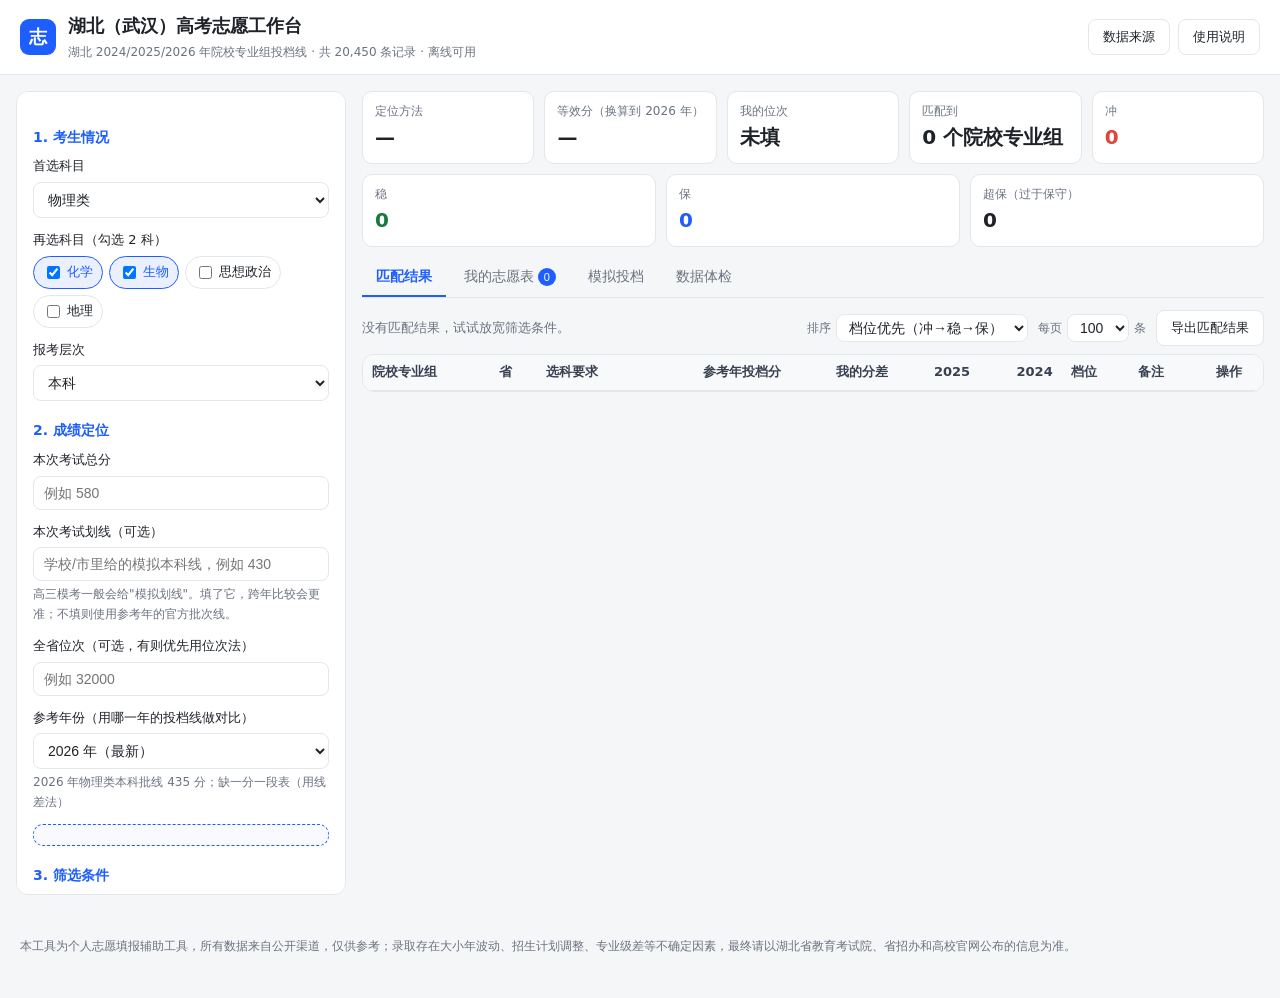
<file: index.html>
<!DOCTYPE html>
<html lang="zh-CN">
<head>
  <meta charset="utf-8" />
  <meta name="viewport" content="width=device-width, initial-scale=1" />
  <title>湖北（武汉）高考志愿工作台</title>
  <link rel="icon" href="data:image/svg+xml,%3Csvg xmlns='http://www.w3.org/2000/svg' viewBox='0 0 32 32'%3E%3Crect width='32' height='32' rx='7' fill='%231e5eff'/%3E%3Ctext x='16' y='23' font-size='19' text-anchor='middle' fill='white' font-family='sans-serif'%3E%E5%BF%97%3C/text%3E%3C/svg%3E" />
  <link rel="stylesheet" href="assets/style.css" />
</head>
<body>

<header class="topbar">
  <div class="brand">
    <span class="logo">志</span>
    <div>
      <h1>湖北（武汉）高考志愿工作台</h1>
      <p class="sub" id="headline">数据加载中…</p>
    </div>
  </div>
  <div class="head-actions">
    <button class="btn ghost" id="btn-sources">数据来源</button>
    <button class="btn ghost" id="btn-help">使用说明</button>
  </div>
</header>

<main class="layout">

  <!-- ============================ 左侧：输入 ============================ -->
  <aside class="panel">
    <h2>1. 考生情况</h2>

    <label class="field">
      <span>首选科目</span>
      <select id="in-first">
        <option value="物理类">物理类</option>
        <option value="历史类">历史类</option>
      </select>
    </label>

    <div class="field">
      <span>再选科目（勾选 2 科）</span>
      <div class="chips" id="in-second">
        <label><input type="checkbox" value="化学" />化学</label>
        <label><input type="checkbox" value="生物" />生物</label>
        <label><input type="checkbox" value="思想政治" />思想政治</label>
        <label><input type="checkbox" value="地理" />地理</label>
      </div>
    </div>

    <label class="field">
      <span>报考层次</span>
      <select id="in-level">
        <option value="本科">本科</option>
        <option value="专科">高职高专</option>
      </select>
    </label>

    <h2>2. 成绩定位</h2>

    <label class="field">
      <span>本次考试总分</span>
      <input type="number" id="in-score" min="0" max="750" placeholder="例如 580" />
    </label>

    <label class="field">
      <span>本次考试划线（可选）</span>
      <input type="number" id="in-line" min="0" max="750" placeholder="学校/市里给的模拟本科线，例如 430" />
      <small>高三模考一般会给"模拟划线"。填了它，跨年比较会更准；不填则使用参考年的官方批次线。</small>
    </label>

    <label class="field">
      <span>全省位次（可选，有则优先用位次法）</span>
      <input type="number" id="in-rank" min="1" placeholder="例如 32000" />
    </label>

    <label class="field">
      <span>参考年份（用哪一年的投档线做对比）</span>
      <select id="in-year"></select>
      <small id="year-hint"></small>
    </label>

    <div class="readout" id="position-out"></div>

    <h2>3. 筛选条件</h2>

    <div class="field">
      <span>院校层次（不勾选=全部）</span>
      <div class="chips" id="in-tags">
        <label><input type="checkbox" value="985" />985</label>
        <label><input type="checkbox" value="211" />211</label>
        <label><input type="checkbox" value="双一流" />双一流</label>
        <label><input type="checkbox" value="普通本科" />普通本科</label>
        <label><input type="checkbox" value="民办" />民办</label>
      </div>
    </div>

    <label class="field">
      <span>院校所在省份（留空=全国）</span>
      <input type="text" id="in-provinces" placeholder="多个用顿号或逗号分隔，例如：湖北、湖南、江苏" />
      <small>想留在武汉，就填「湖北」；只看武汉可以再打开下面的开关。</small>
    </label>

    <label class="field inline">
      <input type="checkbox" id="in-wuhan" />
      <span>只看武汉市内院校</span>
    </label>

    <label class="field inline">
      <input type="checkbox" id="in-exclude-coop" checked />
      <span>排除中外合作办学 / 高收费项目</span>
    </label>

    <label class="field inline">
      <input type="checkbox" id="in-exclude-special" checked />
      <span>排除国家专项 / 地方专项 / 民族班等特殊类型</span>
    </label>

    <label class="field inline">
      <input type="checkbox" id="in-include-empty" />
      <span>包含「无投档分」的专业组（往年缺额，参考价值低）</span>
    </label>

    <h2>4. 冲稳保档位</h2>
    <p class="hint">以「参考年投档最低分」为基准，按分差划分。数值越大越保守。</p>
    <div class="sliders">
      <label class="field">
        <span>冲：分差 ≥ <b id="v-chong">-10</b> 分</span>
        <input type="range" id="in-chong" min="-40" max="0" value="-10" />
      </label>
      <label class="field">
        <span>稳：分差 ≥ <b id="v-wen">0</b> 分</span>
        <input type="range" id="in-wen" min="0" max="30" value="0" />
      </label>
      <label class="field">
        <span>保：分差 ≥ <b id="v-bao">12</b> 分</span>
        <input type="range" id="in-bao" min="5" max="60" value="12" />
      </label>
    </div>

    <button class="btn primary wide" id="btn-run">开始匹配</button>
  </aside>

  <!-- ============================ 右侧：结果 ============================ -->
  <section class="content">

    <div class="statbar" id="statbar"></div>

    <div class="tabs">
      <button class="tab active" data-tab="match">匹配结果</button>
      <button class="tab" data-tab="plan">我的志愿表 <span class="badge" id="plan-count">0</span></button>
      <button class="tab" data-tab="sim">模拟投档</button>
      <button class="tab" data-tab="quality">数据体检</button>
    </div>

    <!-- 匹配结果 -->
    <div class="tabpane active" id="pane-match">
      <div class="toolbar">
        <span id="match-summary" class="muted">左侧填好信息后点「开始匹配」</span>
        <span class="spacer"></span>
        <label class="mini">
          排序
          <select id="in-sort">
            <option value="grade">档位优先（冲→稳→保）</option>
            <option value="gap">离我最近优先</option>
            <option value="score">投档分从高到低</option>
          </select>
        </label>
        <label class="mini">
          每页
          <select id="in-pagesize">
            <option>50</option>
            <option selected>100</option>
            <option>200</option>
            <option>500</option>
          </select>
          条
        </label>
        <button class="btn ghost" id="btn-export-match">导出匹配结果</button>
      </div>
      <div class="tablewrap">
        <table class="grid" id="tbl-match">
          <thead>
            <tr>
              <th class="sticky-l">院校专业组</th>
              <th>省</th>
              <th>选科要求</th>
              <th class="num">参考年投档分</th>
              <th class="num">我的分差</th>
              <th class="num" id="th-trend-25">2025</th>
              <th class="num" id="th-trend-24">2024</th>
              <th>档位</th>
              <th>备注</th>
              <th class="op">操作</th>
            </tr>
          </thead>
          <tbody id="tbody-match"></tbody>
        </table>
      </div>
      <div class="pager" id="pager-match"></div>
    </div>

    <!-- 志愿表 -->
    <div class="tabpane" id="pane-plan">
      <div class="toolbar">
        <span id="plan-summary" class="muted">还没有加入志愿</span>
        <span class="spacer"></span>
        <button class="btn ghost" id="btn-sort-plan">按档位排序</button>
        <button class="btn ghost" id="btn-clear-plan">清空</button>
        <button class="btn" id="btn-export-plan">导出志愿表（CSV）</button>
        <button class="btn" id="btn-print-plan">打印 / 存 PDF</button>
      </div>
      <div class="notice" id="plan-notice"></div>
      <div class="tablewrap">
        <table class="grid plan" id="tbl-plan">
          <thead>
            <tr>
              <th class="num">志愿号</th>
              <th>院校代号（待填）</th>
              <th>专业组代号</th>
              <th class="sticky-l2">院校专业组</th>
              <th>选科要求</th>
              <th class="num">参考投档分</th>
              <th>档位</th>
              <th>专业 1</th><th>专业 2</th><th>专业 3</th>
              <th>专业 4</th><th>专业 5</th><th>专业 6</th>
              <th>服从调剂</th>
              <th class="op">操作</th>
            </tr>
          </thead>
          <tbody id="tbody-plan"></tbody>
        </table>
      </div>
    </div>

    <!-- 模拟投档 -->
    <div class="tabpane" id="pane-sim">
      <div class="toolbar">
        <span class="muted">按「分数（位次）优先、遵循志愿、一轮投档」模拟：从第 1 志愿起逐个检索，第一个够线的志愿即为投档结果。</span>
        <span class="spacer"></span>
        <button class="btn" id="btn-run-sim">运行模拟</button>
      </div>
      <div id="sim-out" class="simout"></div>
    </div>

    <!-- 数据体检 -->
    <div class="tabpane" id="pane-quality">
      <div id="quality-out"></div>
    </div>

  </section>
</main>

<footer class="foot">
  <p id="foot-line">数据来源与免责声明见「数据来源」按钮。</p>
</footer>

<!-- ============================ 弹窗 ============================ -->
<div class="modal" id="modal">
  <div class="modal-box">
    <div class="modal-head">
      <h3 id="modal-title">标题</h3>
      <button class="btn ghost" id="modal-close">关闭</button>
    </div>
    <div class="modal-body" id="modal-body"></div>
  </div>
</div>

<script src="assets/gk.js"></script>
<script src="data/index.js"></script>
<script src="assets/app.js"></script>
</body>
</html>
</file>
<file: assets/style.css>
/* 湖北高考志愿工作台 —— 样式 */

:root {
  --bg: #f5f6f8;
  --panel: #ffffff;
  --line: #e3e6ea;
  --text: #1f2329;
  --muted: #6b7280;
  --brand: #1e5eff;
  --brand-soft: #eaf0ff;
  --chong: #e0453a;
  --wen: #167a3c;
  --bao: #1e5eff;
  --warn: #b45309;
  --warn-soft: #fff7ed;
  --ok: #167a3c;
}

* { box-sizing: border-box; }

body {
  margin: 0;
  background: var(--bg);
  color: var(--text);
  font: 14px/1.6 "Microsoft YaHei", "PingFang SC", "Segoe UI", system-ui, sans-serif;
}

h1 { font-size: 18px; margin: 0; }
h2 { font-size: 14px; margin: 18px 0 8px; color: var(--brand); }
h3 { margin: 0; font-size: 16px; }

.topbar {
  display: flex; align-items: center; justify-content: space-between; gap: 16px;
  padding: 12px 20px; background: #fff; border-bottom: 1px solid var(--line);
  position: sticky; top: 0; z-index: 30;
}
.brand { display: flex; align-items: center; gap: 12px; }
.logo {
  width: 36px; height: 36px; border-radius: 9px; background: var(--brand); color: #fff;
  display: grid; place-items: center; font-size: 18px; font-weight: 700;
}
.sub { margin: 2px 0 0; color: var(--muted); font-size: 12px; }
.head-actions { display: flex; gap: 8px; }
.head-actions .btn { white-space: nowrap; }

.layout {
  display: grid; grid-template-columns: 330px minmax(0, 1fr);
  gap: 16px; padding: 16px; align-items: start;
}

.panel {
  background: var(--panel); border: 1px solid var(--line); border-radius: 12px;
  padding: 16px; position: sticky; top: 76px; max-height: calc(100vh - 96px); overflow: auto;
}
.content { min-width: 0; }

.field { display: block; margin-bottom: 12px; }
.field > span { display: block; font-size: 13px; margin-bottom: 5px; }
.field small { display: block; color: var(--muted); font-size: 12px; margin-top: 4px; }
.field.inline { display: flex; align-items: center; gap: 8px; }
.field.inline > span { margin: 0; }

input[type="number"], input[type="text"], select {
  width: 100%; padding: 8px 10px; border: 1px solid var(--line); border-radius: 8px;
  background: #fff; color: var(--text); font-size: 14px;
}
input[type="range"] { width: 100%; }
.chips { display: flex; flex-wrap: wrap; gap: 6px; }
.chips label {
  display: inline-flex; align-items: center; gap: 4px; padding: 5px 9px;
  border: 1px solid var(--line); border-radius: 999px; font-size: 13px; cursor: pointer;
  background: #fff;
}
.chips label.on,
.chips label:has(input:checked) { border-color: var(--brand); background: var(--brand-soft); color: var(--brand); }

.btn {
  padding: 8px 14px; border-radius: 8px; border: 1px solid var(--brand);
  background: var(--brand); color: #fff; cursor: pointer; font-size: 13px;
}
.btn:hover { filter: brightness(1.06); }
.btn.ghost { background: #fff; color: var(--text); border-color: var(--line); }
.btn.wide { width: 100%; margin-top: 8px; padding: 10px; }
.btn.small { padding: 4px 9px; font-size: 12px; }

.readout {
  background: #f8faff; border: 1px dashed var(--brand); border-radius: 10px;
  padding: 10px 12px; font-size: 13px; margin: 10px 0;
}
.readout b { color: var(--brand); }
.hint { color: var(--muted); font-size: 12px; margin: 0 0 8px; }

.statbar {
  display: flex; flex-wrap: wrap; gap: 10px; margin-bottom: 12px;
}
.stat {
  flex: 1 1 150px; background: #fff; border: 1px solid var(--line);
  border-radius: 10px; padding: 10px 12px;
}
.stat .k { color: var(--muted); font-size: 12px; }
.stat .v { font-size: 20px; font-weight: 700; }
.stat.chong .v { color: var(--chong); }
.stat.wen .v { color: var(--wen); }
.stat.bao .v { color: var(--bao); }

.tabs { display: flex; gap: 4px; border-bottom: 1px solid var(--line); margin-bottom: 12px; }
.tab {
  padding: 9px 14px; border: none; background: transparent; cursor: pointer;
  font-size: 14px; color: var(--muted); border-bottom: 2px solid transparent;
  white-space: nowrap;
}
.tab.active { color: var(--brand); border-bottom-color: var(--brand); font-weight: 600; }
.badge {
  display: inline-block; min-width: 18px; padding: 0 5px; border-radius: 9px;
  background: var(--brand); color: #fff; font-size: 11px; line-height: 18px; text-align: center;
}
.tabpane { display: none; }
.tabpane.active { display: block; }

.toolbar { display: flex; align-items: center; gap: 10px; margin-bottom: 8px; flex-wrap: wrap; }
.spacer { flex: 1; }
.muted { color: var(--muted); font-size: 13px; }
.mini { color: var(--muted); font-size: 12px; display: inline-flex; align-items: center; gap: 5px; }
.mini select { width: auto; padding: 4px 8px; }

.tablewrap { background: #fff; border: 1px solid var(--line); border-radius: 12px; overflow: auto; max-height: 70vh; }
table.grid { width: 100%; border-collapse: collapse; font-size: 13px; }
table.grid th, table.grid td { padding: 7px 9px; border-bottom: 1px solid var(--line); text-align: left; white-space: nowrap; }
table.grid thead th {
  position: sticky; top: 0; background: #f8f9fb; z-index: 5; font-weight: 600; color: #374151;
}
table.grid td.num, table.grid th.num { text-align: right; font-variant-numeric: tabular-nums; }
table.grid td.op, table.grid th.op { text-align: center; }
table.grid tbody tr:hover { background: #fafbff; }
.sticky-l { position: sticky; left: 0; background: #fff; z-index: 4; }
.sticky-l2 { position: sticky; left: 0; background: #fff; z-index: 4; min-width: 230px; }
thead .sticky-l, thead .sticky-l2 { z-index: 6; background: #f8f9fb; }
table.grid.plan td { padding: 5px 6px; }
table.grid.plan input { width: 100%; min-width: 62px; padding: 3px 5px; font-size: 12px; border-radius: 6px; }

.tag {
  display: inline-block; padding: 1px 6px; border-radius: 5px; font-size: 11px;
  background: #eef2ff; color: #4338ca; margin-right: 3px;
}
.tag.plain { background: #f3f4f6; color: #4b5563; }
.tag.private { background: #fef3c7; color: #92400e; }
.tag.top { background: #fee2e2; color: #991b1b; }

.pill { display: inline-block; padding: 1px 8px; border-radius: 999px; font-size: 12px; }
.pill.chong { background: #fdeceb; color: var(--chong); }
.pill.wen { background: #e8f6ee; color: var(--wen); }
.pill.bao { background: #eaf0ff; color: var(--bao); }
.pill.risk { background: #f3f4f6; color: var(--muted); }
.pill.over { background: #f5f3ff; color: #6d28d9; }

.diff-pos { color: var(--wen); }
.diff-neg { color: var(--chong); }
.diff-zero { color: var(--muted); }

.pager { display: flex; gap: 6px; align-items: center; margin-top: 10px; flex-wrap: wrap; }
.pager button { padding: 5px 10px; border: 1px solid var(--line); background: #fff; border-radius: 7px; cursor: pointer; }
.pager button.active { border-color: var(--brand); color: var(--brand); font-weight: 600; }

.notice { border-radius: 10px; padding: 10px 12px; font-size: 13px; margin-bottom: 8px; display: none; }
.notice.show { display: block; }
.notice.warn { background: var(--warn-soft); border: 1px solid #fed7aa; color: var(--warn); }
.notice.ok { background: #e8f6ee; border: 1px solid #bbf7d0; color: var(--ok); }

.simout { background: #fff; border: 1px solid var(--line); border-radius: 12px; padding: 14px; }
.simout .hit { font-size: 15px; margin-bottom: 8px; }
.simout ol { margin: 8px 0 0 18px; padding: 0; }
.simout li { margin-bottom: 3px; }

.kv { display: grid; grid-template-columns: 150px 1fr; gap: 6px 12px; font-size: 13px; }
.kv dt { color: var(--muted); }
.kv dd { margin: 0; }

.quality table { width: 100%; border-collapse: collapse; font-size: 13px; background: #fff; }
.quality th, .quality td { border: 1px solid var(--line); padding: 6px 9px; text-align: left; }
.quality th { background: #f8f9fb; }
.quality .warnbox { background: var(--warn-soft); border: 1px solid #fed7aa; color: var(--warn); border-radius: 10px; padding: 10px 12px; margin: 10px 0; }

.modal {
  display: none; position: fixed; inset: 0; background: rgba(17, 24, 39, .45);
  z-index: 100; align-items: center; justify-content: center; padding: 24px;
}
.modal.show { display: flex; }
.modal-box {
  background: #fff; border-radius: 14px; max-width: 860px; width: 100%;
  max-height: 84vh; display: flex; flex-direction: column; overflow: hidden;
}
.modal-head { display: flex; justify-content: space-between; align-items: center; padding: 14px 18px; border-bottom: 1px solid var(--line); }
.modal-body { padding: 16px 18px; overflow: auto; font-size: 13px; }
.modal-body h4 { margin: 14px 0 6px; }
.modal-body ul { margin: 6px 0 6px 18px; padding: 0; }
.modal-body table { width: 100%; border-collapse: collapse; font-size: 12px; margin: 8px 0; }
.modal-body th, .modal-body td { border: 1px solid var(--line); padding: 5px 7px; text-align: left; }

.foot { padding: 14px 20px 30px; color: var(--muted); font-size: 12px; }

@media (max-width: 1000px) {
  .layout { grid-template-columns: 1fr; }
  .panel { position: static; max-height: none; }
}

/* 手机端：很多人是通过微信点开链接的，这里单独收紧一下 */
@media (max-width: 640px) {
  .layout { padding: 10px; gap: 10px; }
  .topbar { padding: 10px 12px; gap: 8px; }
  .brand { gap: 8px; min-width: 0; }
  .logo { width: 30px; height: 30px; font-size: 15px; border-radius: 8px; flex: 0 0 auto; }
  h1 { font-size: 15px; line-height: 1.25; }
  .sub { font-size: 11px; }
  .head-actions { flex: 0 0 auto; gap: 6px; }
  .head-actions .btn { padding: 6px 9px; font-size: 12px; }
  .panel { padding: 12px; }
  .field > span { font-size: 12px; }
  .stat { flex: 1 1 44%; padding: 8px 10px; }
  .stat .v { font-size: 17px; }
  table.grid { font-size: 12px; }
  table.grid th, table.grid td { padding: 6px 7px; }
  .toolbar { gap: 6px; }
  .tabs { overflow-x: auto; }
  .tab { padding: 8px 11px; font-size: 13px; }
}

/* ============================ 打印：只打印志愿表 ============================ */
@media print {
  body { background: #fff; }
  .topbar, .panel, .tabs, .statbar, .foot, .toolbar, .pager, .modal, .notice { display: none !important; }
  .layout { display: block; padding: 0; }
  .tabpane { display: none !important; }
  #pane-plan { display: block !important; }
  .tablewrap { border: none; overflow: visible; max-height: none; }
  table.grid { font-size: 10px; }
  table.grid th, table.grid td { border: 1px solid #999; padding: 3px 4px; white-space: nowrap; }
  table.grid.plan input { border: none; }
  table.grid.plan th.op, table.grid.plan td.op { display: none !important; }
  table.grid.plan select { border: none; appearance: none; background: none; }
  .sticky-l, .sticky-l2 { position: static; }
  #pane-plan::before {
    content: "湖北高考志愿表（预案）";
    display: block; font-size: 16px; font-weight: 700; margin-bottom: 8px;
  }
}
</file>
